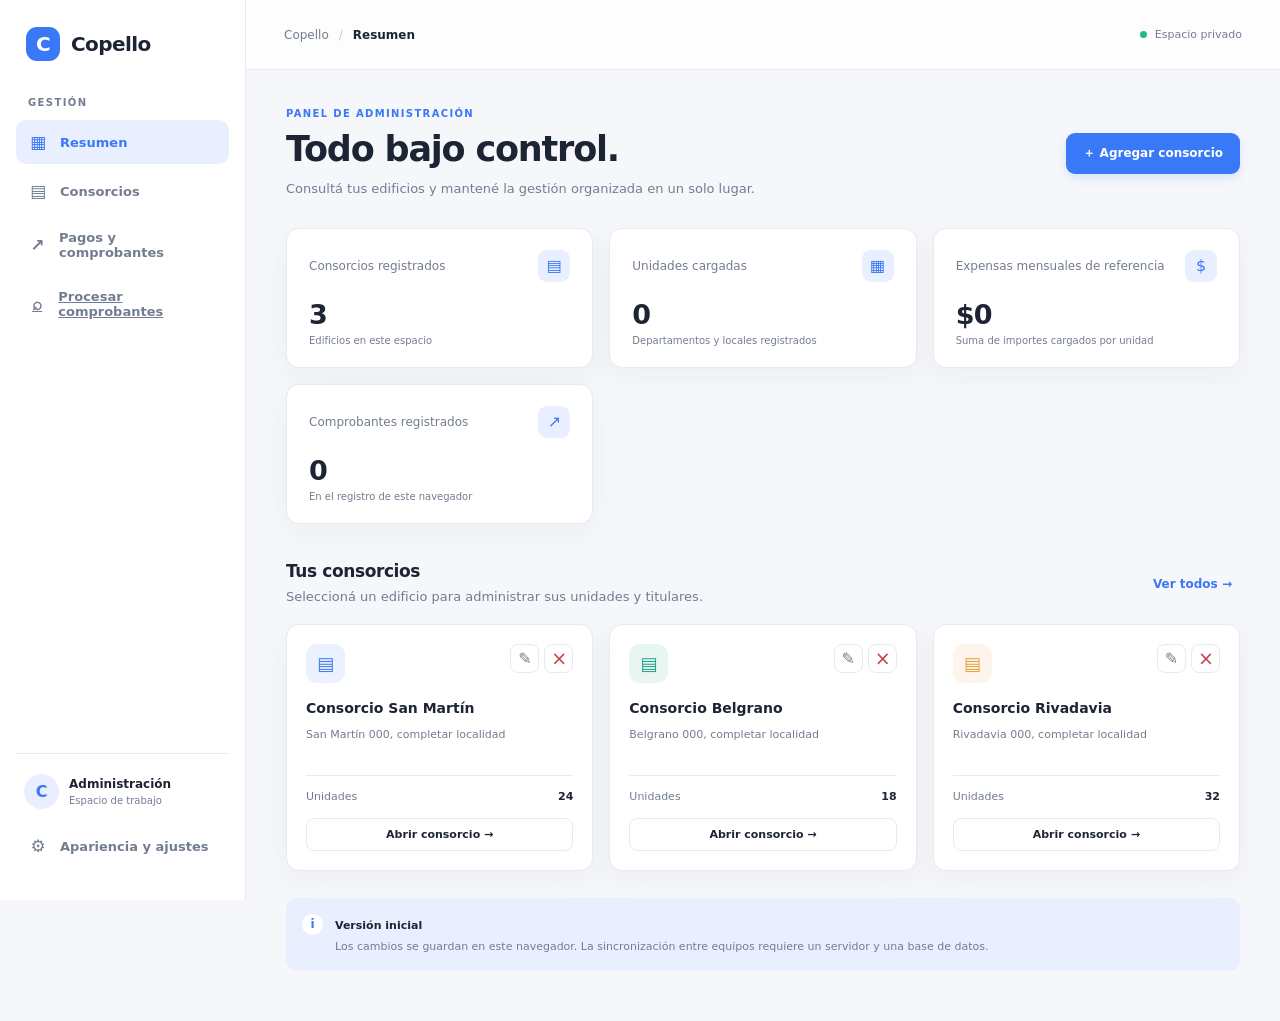
<file: index.html>
<!doctype html>
<html lang="es"><head><meta charset="utf-8"><meta name="viewport" content="width=device-width,initial-scale=1"><meta name="theme-color" content="#f6f7fb"><title>Copello | Consorcios</title><link rel="stylesheet" href="styles.css"><script src="config.js" defer></script><script src="app.js" defer></script></head>
<body><div class="app-shell"><aside class="sidebar" id="sidebar"><a class="brand" href="#" id="brand-link"><span class="brand-mark">C</span><span id="brand-name">Copello</span></a><div class="side-label">GESTIÓN</div><button class="nav-item active" data-view="dashboard"><span class="nav-icon">▦</span>Resumen</button><button class="nav-item" data-view="buildings"><span class="nav-icon">▤</span>Consorcios</button><button class="nav-item" data-view="payments"><span class="nav-icon">↗</span>Pagos y comprobantes</button><a class="nav-item" href="procesar.html"><span class="nav-icon">⌕</span>Procesar comprobantes</a><div class="sidebar-bottom"><div class="user-chip"><div class="avatar">C</div><div><strong>Administración</strong><small>Espacio de trabajo</small></div></div><button class="nav-item" data-view="settings"><span class="nav-icon">⚙</span>Apariencia y ajustes</button></div></aside>
<main class="main-area"><header class="topbar"><button class="mobile-menu" id="mobile-menu" aria-label="Abrir menú">☰</button><div class="breadcrumb"><span>Copello</span><span class="crumb-sep">/</span><strong id="page-label">Resumen</strong></div><div class="topbar-right"><span class="status-dot"></span><span>Espacio privado</span></div></header><div class="content" id="app-content"></div></main></div>
<div class="modal-backdrop" id="modal-backdrop" hidden><section class="modal" role="dialog" aria-modal="true" aria-labelledby="modal-title"><div class="modal-heading"><div><p class="eyebrow">COPELLO / CONSORCIOS</p><h2 id="modal-title">Agregar consorcio</h2></div><button class="icon-button" id="close-modal" aria-label="Cerrar">×</button></div><form id="building-form"><label for="building-name">Nombre del edificio *</label><input id="building-name" name="name" required maxlength="80" placeholder="Ej. Consorcio San Martín"><label for="building-address">Dirección</label><input id="building-address" name="address" maxlength="140" placeholder="Calle, número, localidad"><div class="form-row"><div><label for="building-units">Cantidad de unidades</label><input id="building-units" name="units" type="number" min="0" max="9999" value="0"></div><div><label for="building-color">Color identificador</label><input id="building-color" name="color" type="color" value="#3978f6"></div></div><label for="building-notes">Notas (opcional)</label><textarea id="building-notes" name="notes" rows="3" maxlength="500" placeholder="Información general del consorcio"></textarea><div class="form-actions"><button type="button" class="secondary-button" id="cancel-modal">Cancelar</button><button type="submit" class="primary-button">Guardar consorcio</button></div></form></section></div><div class="toast" id="toast" role="status" aria-live="polite"></div></body></html>
</file>
<file: styles.css>
:root{--primary:#3978f6;--primary-dark:#245bd0;--page:#f6f7fb;--surface:#fff;--sidebar:#fff;--text:#1d2433;--muted:#737d90;--accent:#e9efff;--border:#e7eaf1;--shadow:0 8px 28px rgba(29,36,51,.045);font-family:Inter,ui-sans-serif,system-ui,-apple-system,"Segoe UI",sans-serif;color:var(--text);background:var(--page)}
*{box-sizing:border-box}body{margin:0;min-height:100vh;background:var(--page)}button,input,textarea{font:inherit}button{cursor:pointer}.sidebar{width:246px;background:var(--sidebar);border-right:1px solid var(--border);position:fixed;inset:0 auto 0 0;padding:27px 16px;display:flex;flex-direction:column;z-index:5}.brand{display:flex;align-items:center;gap:11px;padding:0 10px 36px;text-decoration:none;color:var(--text);font-size:20px;font-weight:800;letter-spacing:-.6px}.brand-mark{display:grid;place-items:center;width:34px;height:34px;background:var(--primary);color:#fff;border-radius:11px}.side-label{font-size:10px;letter-spacing:1.4px;color:var(--muted);font-weight:800;padding:0 12px 12px}.nav-item{border:0;background:transparent;color:var(--muted);display:flex;align-items:center;gap:12px;text-align:left;width:100%;padding:12px;border-radius:10px;font-size:13px;font-weight:650;margin-bottom:5px}.nav-item:hover{background:var(--page);color:var(--text)}.nav-item.active{background:var(--accent);color:var(--primary)}.nav-icon{width:20px;text-align:center;font-size:17px}.sidebar-bottom{margin-top:auto}.user-chip{display:flex;align-items:center;gap:10px;border-top:1px solid var(--border);padding:20px 8px 15px;margin-top:12px}.avatar{display:grid;place-items:center;width:35px;height:35px;border-radius:50%;background:var(--accent);color:var(--primary);font-weight:800}.user-chip strong,.user-chip small{display:block}.user-chip strong{font-size:12px}.user-chip small{font-size:10px;color:var(--muted);margin-top:4px}.main-area{margin-left:246px;min-width:0}.topbar{height:70px;background:rgba(255,255,255,.8);border-bottom:1px solid var(--border);display:flex;align-items:center;justify-content:space-between;padding:0 38px}.breadcrumb{display:flex;align-items:center;gap:10px;font-size:12px;color:var(--muted)}.breadcrumb strong{color:var(--text)}.crumb-sep{color:#c5cad4}.topbar-right{font-size:11px;color:var(--muted);display:flex;align-items:center;gap:8px}.status-dot{width:7px;height:7px;border-radius:50%;background:#26b58b}.content{max-width:1400px;padding:38px 40px 50px;margin:auto}.welcome{display:flex;justify-content:space-between;align-items:center;gap:20px;margin-bottom:28px}.eyebrow{font-size:10px;font-weight:800;letter-spacing:1.35px;color:var(--primary);margin:0 0 10px}.welcome h1{font-size:clamp(26px,3vw,35px);letter-spacing:-1.2px;margin:0 0 10px}.muted{color:var(--muted);font-size:13px;line-height:1.6;margin:0}.primary-button,.secondary-button{border:1px solid transparent;border-radius:9px;padding:11px 16px;font-size:12px;font-weight:750;transition:background .15s,transform .15s}.primary-button{background:var(--primary);color:white;box-shadow:0 4px 10px rgba(57,120,246,.16)}.primary-button:hover{background:var(--primary-dark);transform:translateY(-1px)}.secondary-button{background:#fff;border-color:var(--border);color:var(--text)}.stats-grid{display:grid;grid-template-columns:repeat(3,minmax(0,1fr));gap:16px;margin-bottom:37px}.stat-card{padding:21px 22px;background:var(--surface);border:1px solid var(--border);border-radius:13px;box-shadow:var(--shadow)}.stat-top{display:flex;justify-content:space-between;align-items:center;color:var(--muted);font-size:12px}.stat-symbol{width:32px;height:32px;display:grid;place-items:center;border-radius:9px;background:var(--accent);color:var(--primary);font-size:16px}.stat-number{font-size:27px;letter-spacing:-.8px;font-weight:800;margin-top:17px}.stat-foot{font-size:10px;color:var(--muted);margin-top:5px}.section-heading{display:flex;justify-content:space-between;align-items:center;margin-bottom:16px;gap:15px}.section-heading h2{font-size:17px;letter-spacing:-.4px;margin:0 0 6px}.text-button{border:0;background:transparent;color:var(--primary);font-size:12px;font-weight:750;padding:8px}.building-grid{display:grid;grid-template-columns:repeat(3,minmax(0,1fr));gap:16px}.building-card{background:var(--surface);border:1px solid var(--border);border-radius:13px;padding:19px;box-shadow:var(--shadow);min-width:0;transition:transform .16s,border-color .16s}.building-card:hover{transform:translateY(-2px);border-color:#cbd5eb}.building-card-head{display:flex;align-items:flex-start;justify-content:space-between;gap:10px}.building-symbol{width:39px;height:39px;border-radius:11px;display:grid;place-items:center;background:var(--building-tint);color:var(--building-color);font-size:18px;flex-shrink:0}.building-actions{display:flex;gap:5px;align-items:center}.building-menu,.building-delete{border:1px solid var(--border);background:#fff;color:var(--muted);width:29px;height:29px;border-radius:8px;font-size:16px;display:grid;place-items:center}.building-menu:hover{color:var(--primary);background:var(--accent);border-color:var(--accent)}.building-delete{font-size:19px;color:#c2414b}.building-delete:hover{background:#fff0f0;border-color:#f2caca;color:#b4232c}.building-card h3{font-size:14px;margin:17px 0 7px;overflow-wrap:anywhere}.building-address{font-size:11px;line-height:1.5;color:var(--muted);min-height:32px}.building-meta{display:flex;align-items:center;justify-content:space-between;border-top:1px solid var(--border);padding-top:14px;margin-top:16px;color:var(--muted);font-size:11px}.building-meta strong{color:var(--text)}.open-building{width:100%;margin-top:15px;border:1px solid var(--border);background:#fff;border-radius:8px;padding:9px;color:var(--text);font-size:11px;font-weight:700}.open-building:hover{background:var(--accent);color:var(--primary);border-color:var(--accent)}.note-panel{display:flex;gap:12px;align-items:flex-start;background:var(--accent);border-radius:11px;padding:16px;margin-top:27px}.note-icon{width:21px;height:21px;flex:0 0 auto;display:grid;place-items:center;border-radius:50%;background:var(--surface);color:var(--primary);font-size:12px;font-weight:800}.note-panel strong{font-size:11px}.note-panel p{font-size:11px;color:var(--muted);line-height:1.55;margin:5px 0 0}.mobile-menu{display:none;border:0;background:transparent;font-size:20px}.empty-state{grid-column:1/-1;border:1px dashed #cbd2df;border-radius:12px;padding:32px;text-align:center;color:var(--muted);font-size:13px}.modal-backdrop{position:fixed;inset:0;background:rgba(20,27,41,.46);display:grid;place-items:center;padding:18px;z-index:20}.modal-backdrop[hidden]{display:none}.modal{width:min(100%,510px);max-height:92vh;overflow:auto;background:var(--surface);border-radius:16px;padding:25px;box-shadow:0 20px 80px rgba(0,0,0,.2)}.modal-heading{display:flex;justify-content:space-between;align-items:flex-start;margin-bottom:23px}.modal-heading h2{font-size:22px;margin:0;letter-spacing:-.5px}.icon-button{border:0;background:var(--page);width:32px;height:32px;border-radius:8px;font-size:22px;color:var(--muted)}form label{display:block;font-size:11px;font-weight:750;margin:14px 0 7px}form input:not([type=color]),form textarea{width:100%;border:1px solid var(--border);border-radius:8px;padding:11px 12px;font-size:12px;outline:none;background:var(--surface);color:var(--text)}form input:focus,form textarea:focus{border-color:var(--primary)}form input[type=color]{width:100%;height:39px;border:1px solid var(--border);padding:4px;border-radius:8px;background:white}.form-row{display:grid;grid-template-columns:1fr 1fr;gap:14px}.form-actions{display:flex;justify-content:flex-end;gap:9px;margin-top:24px}.toast{position:fixed;bottom:22px;left:50%;transform:translate(-50%,15px);background:#20283a;color:#fff;padding:12px 17px;border-radius:9px;font-size:12px;opacity:0;pointer-events:none;transition:.2s;z-index:30;max-width:90vw}.toast.show{opacity:1;transform:translate(-50%,0)}.detail-header{display:flex;align-items:center;gap:15px;margin-bottom:24px}.detail-header h1{margin:0 0 6px;font-size:27px}.detail-block{background:var(--surface);border:1px solid var(--border);border-radius:12px;padding:22px;margin-bottom:16px}.detail-block h2{font-size:15px;margin:0 0 15px}.detail-grid{display:grid;grid-template-columns:repeat(2,minmax(0,1fr));gap:18px}.detail-item small{display:block;color:var(--muted);font-size:10px;margin-bottom:6px}.detail-item strong{font-size:13px;overflow-wrap:anywhere}
@media(max-width:1100px){.content{padding:30px 25px}.building-grid{grid-template-columns:repeat(2,minmax(0,1fr))}.topbar{padding:0 25px}}@media(max-width:760px){.sidebar{transform:translateX(-100%);transition:transform .2s;box-shadow:none}.sidebar.open{transform:translateX(0);box-shadow:10px 0 35px rgba(0,0,0,.12)}.main-area{margin-left:0}.topbar{height:60px;padding:0 17px}.mobile-menu{display:block}.breadcrumb{margin-right:auto;margin-left:12px}.topbar-right{font-size:0}.topbar-right .status-dot{width:9px;height:9px}.content{padding:26px 17px 35px}.welcome{align-items:flex-start;flex-direction:column}.welcome .primary-button{width:100%}.stats-grid{grid-template-columns:1fr;gap:10px;margin-bottom:30px}.stat-card{padding:16px 18px}.stat-number{margin-top:9px}.building-grid{grid-template-columns:1fr}.section-heading{align-items:flex-start}.note-panel{margin-top:20px}.modal{padding:20px}.detail-grid{grid-template-columns:1fr 1fr}}@media(prefers-reduced-motion:reduce){*,*::before,*::after{transition:none!important}}

/* Módulo de registro de comprobantes */
.payment-form{margin-top:12px}.table-heading{display:flex;justify-content:space-between;align-items:center;margin-bottom:15px}.table-heading h2{margin-bottom:6px}.table-wrap{width:100%;overflow:auto}.payments-table{width:100%;border-collapse:collapse;min-width:680px;font-size:11px}.payments-table th{text-align:left;color:var(--muted);font-size:10px;letter-spacing:.2px;font-weight:800;background:var(--page);padding:12px 10px;border-bottom:1px solid var(--border)}.payments-table td{padding:13px 10px;border-bottom:1px solid var(--border);vertical-align:middle}.payments-table tbody tr:last-child td{border-bottom:0}.payment-status{display:inline-block;background:#fff2cc;color:#8a5b00;border-radius:20px;padding:5px 8px;font-size:10px;font-weight:750;white-space:nowrap}.row-delete{border:1px solid var(--border);border-radius:7px;background:#fff;color:#b4232c;font-size:18px;width:27px;height:27px}.row-delete:hover{background:#fff0f0}.table-empty{text-align:center!important;color:var(--muted);padding:25px!important}

/* Selectores del registro administrativo */
form select{width:100%;border:1px solid var(--border);border-radius:8px;padding:11px 12px;font-size:12px;outline:none;background:var(--surface);color:var(--text)}form select:focus{border-color:var(--primary)}form select:disabled{opacity:.65;cursor:not-allowed}.processor-actions{display:flex;gap:8px;flex-wrap:wrap}.small-note{font-size:11px;line-height:1.5;color:var(--muted);margin:9px 0 0}@media(max-width:760px){.processor-actions{width:100%}.processor-actions button{flex:1}}
</file>
